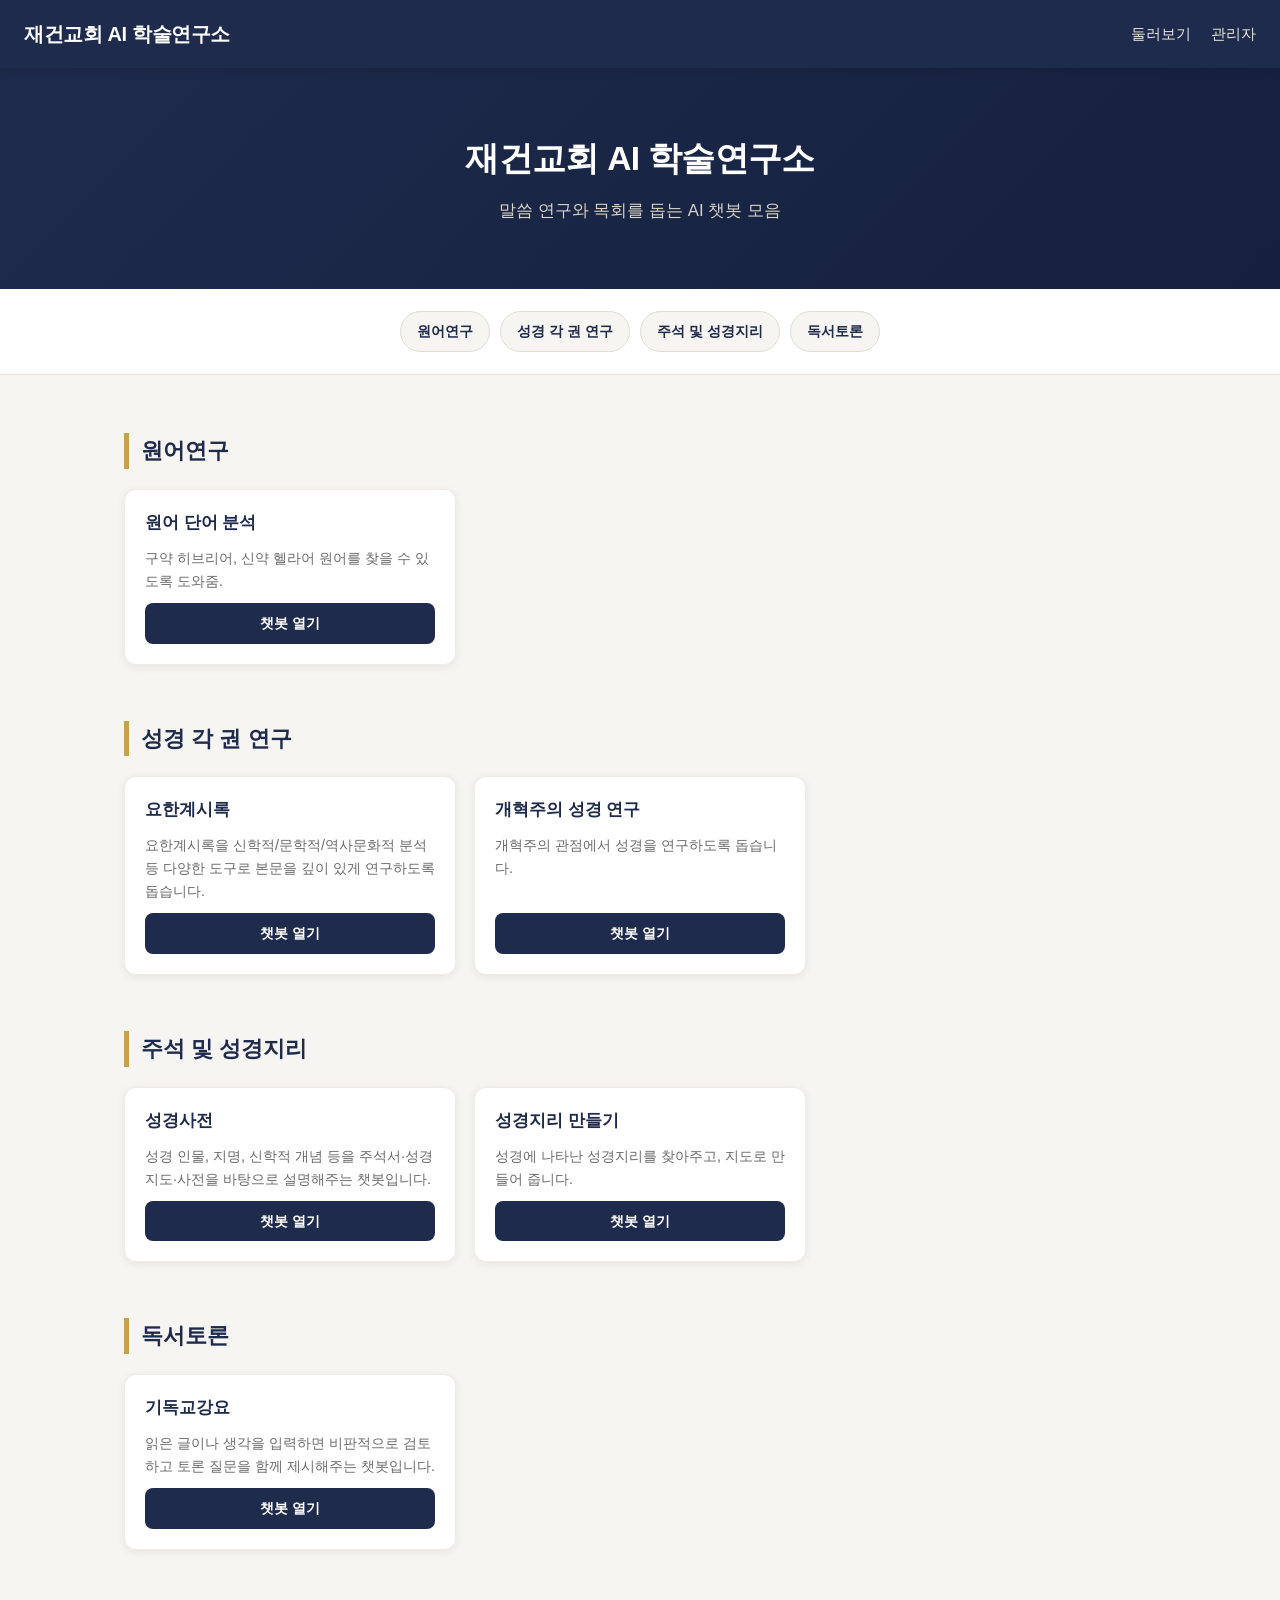
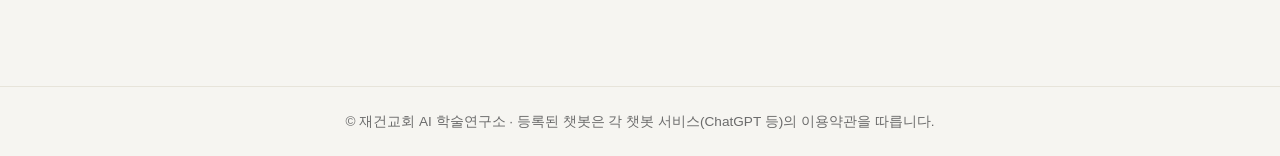
<file: index.html>
<!DOCTYPE html>
<html lang="ko">
<head>
<meta charset="UTF-8" />
<meta name="viewport" content="width=device-width, initial-scale=1.0" />
<title>재건교회 AI 학술연구소</title>
<link rel="stylesheet" href="style.css" />
</head>
<body>
  <header class="site-header">
    <div class="brand" id="brandName">재건교회 AI 학술연구소</div>
    <nav>
      <a href="#categoryNav">둘러보기</a>
      <a href="admin.html">관리자</a>
    </nav>
  </header>

  <section class="hero">
    <h1 id="heroTitle">재건교회 AI 학술연구소</h1>
    <p id="heroTagline">말씀 연구와 목회를 돕는 AI 챗봇 모음</p>
  </section>

  <div class="category-nav" id="categoryNav"></div>

  <main id="categorySections"></main>

  <footer class="site-footer">
    &copy; 재건교회 AI 학술연구소 · 등록된 챗봇은 각 챗봇 서비스(ChatGPT 등)의 이용약관을 따릅니다.
  </footer>

  <script src="data.js"></script>
  <script src="common.js"></script>
  <script src="app.js"></script>
</body>
</html>
</file>
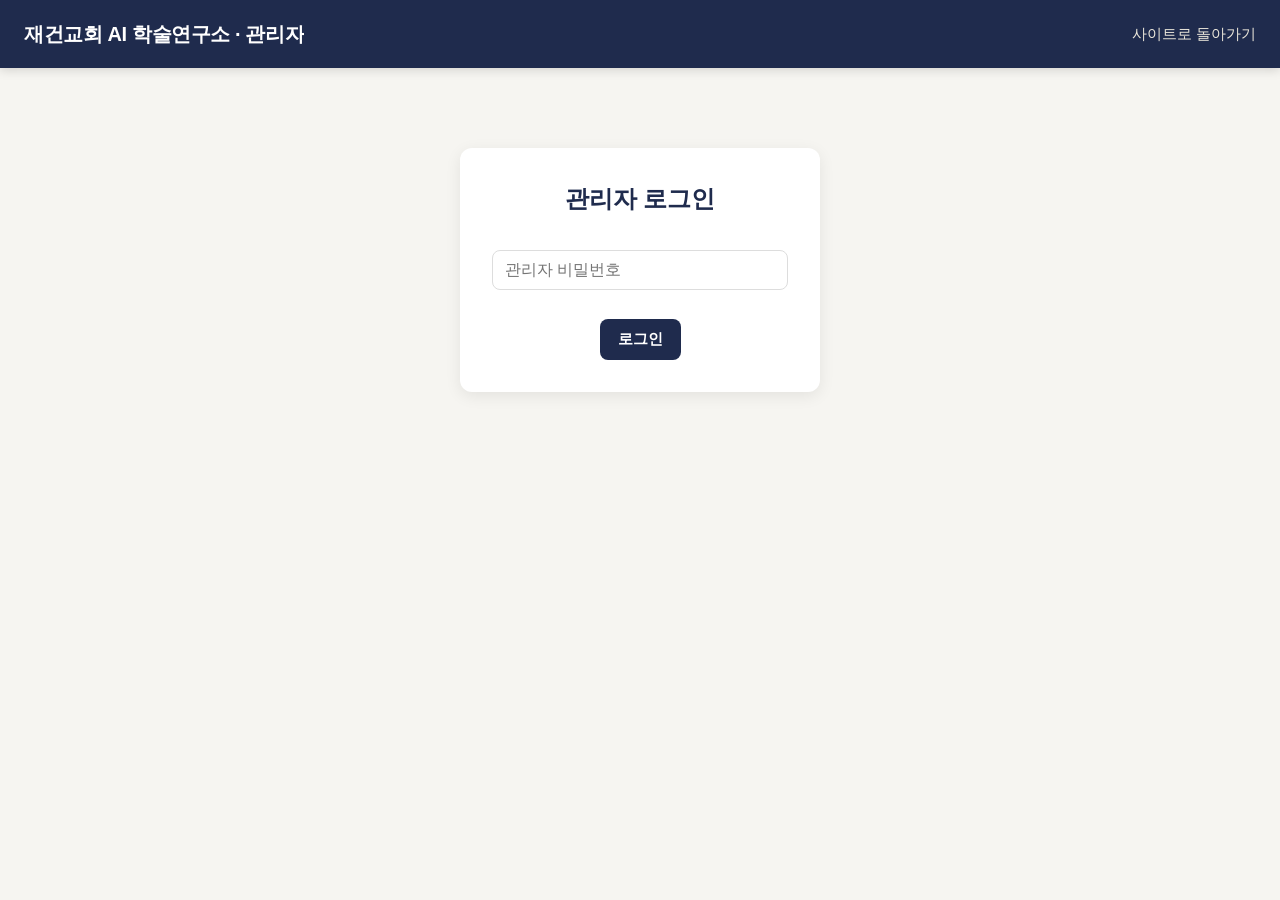
<file: admin.html>
<!DOCTYPE html>
<html lang="ko">
<head>
<meta charset="UTF-8" />
<meta name="viewport" content="width=device-width, initial-scale=1.0" />
<title>관리자 - 재건교회 AI 학술연구소</title>
<link rel="stylesheet" href="style.css" />
</head>
<body>
  <header class="site-header">
    <div class="brand">재건교회 AI 학술연구소 · 관리자</div>
    <nav>
      <a href="index.html">사이트로 돌아가기</a>
      <a href="#" id="logoutLink" style="display:none;">로그아웃</a>
    </nav>
  </header>

  <div id="loginView" class="login-box">
    <h2>관리자 로그인</h2>
    <input type="password" id="pwInput" placeholder="관리자 비밀번호" />
    <div class="error-msg" id="loginError"></div>
    <button id="loginBtn">로그인</button>
  </div>

  <div id="adminView" class="admin-wrap" style="display:none;">
    <div class="save-banner">
      <div>
        <div>
          변경 사항은 저장할 때마다 <strong>GitHub에 자동 반영</strong>됩니다.
          (마지막에 저장한 내용이 공개 사이트에 적용됩니다. 반영까지 1~2분 걸릴 수 있습니다.)
        </div>
        <div id="syncStatus" class="sync-status sync-ok">대기 중</div>
      </div>
      <button class="primary-btn" id="exportBtn">data.js 백업 다운로드</button>
    </div>

    <div class="form-box" id="tokenSetupBox">
      <h3 id="tokenSetupTitle">GitHub 자동 반영 토큰</h3>
      <p style="margin-top:0;color:#6b6b6b;font-size:0.9rem;">
        GitHub Actions를 실행할 토큰입니다. 이 브라우저에만 저장됩니다.
        토큰을 바꿔야 할 때는 아래에 새 토큰을 넣고 다시 저장하면 됩니다.
      </p>
      <div class="form-row">
        <label>GitHub Token (classic: public_repo / fine-grained: Contents Read and write)</label>
        <input type="password" id="dispatchTokenInput" placeholder="ghp_... 또는 github_pat_..." autocomplete="off" />
      </div>
      <button class="primary-btn" id="saveTokenBtn">토큰 저장</button>
      <button id="clearTokenBtn" style="margin-left:8px;">토큰 삭제</button>
      <div id="tokenStatusText" class="sync-status" style="margin-top:10px;"></div>
    </div>

    <div class="admin-toolbar">
      <h2 style="margin:0;">카테고리 관리</h2>
      <button class="primary-btn" id="newCategoryBtn">+ 새 카테고리 추가</button>
    </div>
    <div id="categoryListWrap" style="margin-bottom:36px;"></div>

    <div class="admin-toolbar">
      <h2 style="margin:0;">GPT 챗봇 관리</h2>
      <button class="primary-btn" id="newBtn">+ 새 챗봇 추가</button>
    </div>

    <div class="form-box" id="formBox" style="display:none;">
      <h3 id="formTitle">새 챗봇 추가</h3>
      <input type="hidden" id="editId" />
      <div class="form-row">
        <label>카테고리</label>
        <select id="fieldCategory"></select>
      </div>
      <div class="form-row">
        <label>제목</label>
        <input type="text" id="fieldTitle" placeholder="예: 원어 단어 분석 도우미" />
      </div>
      <div class="form-row">
        <label>설명</label>
        <textarea id="fieldDesc" placeholder="이 챗봇이 무엇을 도와주는지 간단히 설명해 주세요."></textarea>
      </div>
      <div class="form-row">
        <label>챗봇 링크 (ChatGPT GPTs 주소 등)</label>
        <input type="url" id="fieldLink" placeholder="https://chatgpt.com/g/..." />
      </div>
      <div class="form-row">
        <button class="primary-btn" id="saveEntryBtn">저장</button>
        <button id="cancelEntryBtn" style="margin-left:8px;">취소</button>
      </div>
    </div>

    <div id="listWrap"></div>
  </div>

  <script src="data.js"></script>
  <script src="common.js"></script>
  <script src="admin.js"></script>
</body>
</html>
</file>
<file: style.css>
:root {
  --navy: #1f2b4d;
  --navy-dark: #14203d;
  --gold: #c8a24a;
  --bg: #f6f5f1;
  --card-bg: #ffffff;
  --text: #2a2a2a;
  --muted: #6b6b6b;
  --radius: 12px;
}

* { box-sizing: border-box; }

body {
  margin: 0;
  font-family: "Pretendard", "Apple SD Gothic Neo", "Malgun Gothic", sans-serif;
  background: var(--bg);
  color: var(--text);
  line-height: 1.6;
}

header.site-header {
  background: var(--navy);
  color: #fff;
  padding: 18px 24px;
  display: flex;
  align-items: center;
  justify-content: space-between;
  gap: 10px;
  position: sticky;
  top: 0;
  z-index: 20;
  box-shadow: 0 2px 10px rgba(0,0,0,0.15);
}

.site-header .brand {
  font-size: clamp(0.85rem, 4.2vw, 1.25rem);
  font-weight: 700;
  letter-spacing: -0.02em;
  white-space: nowrap;
  overflow: hidden;
  text-overflow: ellipsis;
  min-width: 0;
}

.site-header nav {
  display: flex;
  flex-shrink: 0;
  white-space: nowrap;
}

.site-header nav a {
  color: #eae6da;
  text-decoration: none;
  margin-left: clamp(10px, 3vw, 20px);
  font-size: clamp(0.75rem, 3vw, 0.95rem);
  white-space: nowrap;
}

.site-header nav a:hover { color: var(--gold); }

.hero {
  background: linear-gradient(135deg, var(--navy) 0%, var(--navy-dark) 100%);
  color: #fff;
  padding: 64px 24px;
  text-align: center;
}

.hero h1 {
  font-size: clamp(1.25rem, 6.5vw, 2.1rem);
  margin: 0 0 12px;
  letter-spacing: -0.02em;
  white-space: nowrap;
}

.hero p {
  color: #d8d3c4;
  font-size: clamp(0.8rem, 3.2vw, 1.05rem);
  margin: 0;
  white-space: nowrap;
}

.category-nav {
  display: flex;
  flex-wrap: wrap;
  gap: 10px;
  justify-content: center;
  padding: 22px 24px;
  background: #fff;
  border-bottom: 1px solid #e7e4da;
  position: sticky;
  top: 64px;
  z-index: 10;
}

.category-nav a {
  padding: 8px 16px;
  border-radius: 999px;
  background: var(--bg);
  color: var(--navy);
  text-decoration: none;
  font-size: clamp(0.78rem, 3vw, 0.9rem);
  font-weight: 600;
  border: 1px solid #e0ddd0;
  white-space: nowrap;
}

.category-nav a:hover {
  background: var(--gold);
  color: #fff;
  border-color: var(--gold);
}

main {
  max-width: 1080px;
  margin: 0 auto;
  padding: 40px 24px 80px;
}

section.category-section {
  margin-bottom: 56px;
  scroll-margin-top: 130px;
}

section.category-section h2 {
  font-size: clamp(1.05rem, 4.5vw, 1.4rem);
  border-left: 5px solid var(--gold);
  padding-left: 12px;
  margin-bottom: 20px;
  color: var(--navy);
  white-space: nowrap;
}

.card-grid {
  display: grid;
  grid-template-columns: repeat(auto-fill, minmax(260px, 1fr));
  gap: 18px;
}

.card {
  background: var(--card-bg);
  border-radius: var(--radius);
  padding: 20px;
  box-shadow: 0 2px 8px rgba(20, 32, 61, 0.08);
  display: flex;
  flex-direction: column;
  gap: 10px;
  border: 1px solid #eeece3;
}

.card h3 {
  margin: 0;
  font-size: clamp(0.92rem, 4vw, 1.05rem);
  color: var(--navy);
  white-space: nowrap;
  overflow: hidden;
  text-overflow: ellipsis;
}

.card p {
  margin: 0;
  font-size: 0.9rem;
  color: var(--muted);
  flex-grow: 1;
}

.card a.open-btn {
  display: inline-block;
  text-align: center;
  background: var(--navy);
  color: #fff;
  text-decoration: none;
  padding: 9px 14px;
  border-radius: 8px;
  font-size: 0.88rem;
  font-weight: 600;
}

.card a.open-btn:hover { background: var(--gold); }

.empty-msg {
  color: var(--muted);
  font-size: 0.92rem;
  padding: 16px 0;
}

footer.site-footer {
  text-align: center;
  padding: 24px;
  color: var(--muted);
  font-size: 0.85rem;
  border-top: 1px solid #e7e4da;
}

/* Admin page */
.admin-wrap {
  max-width: 880px;
  margin: 0 auto;
  padding: 40px 24px 80px;
}

.login-box {
  max-width: 360px;
  margin: 80px auto;
  background: #fff;
  padding: 32px;
  border-radius: var(--radius);
  box-shadow: 0 4px 16px rgba(0,0,0,0.08);
  text-align: center;
}

.login-box h2 { margin-top: 0; color: var(--navy); }

.login-box input {
  width: 100%;
  padding: 10px 12px;
  border-radius: 8px;
  border: 1px solid #ddd;
  margin: 12px 0;
  font-size: 1rem;
}

.login-box button, .primary-btn {
  background: var(--navy);
  color: #fff;
  border: none;
  padding: 10px 18px;
  border-radius: 8px;
  cursor: pointer;
  font-size: 0.95rem;
  font-weight: 600;
}

.login-box button:hover, .primary-btn:hover { background: var(--gold); }

.error-msg { color: #c0392b; font-size: 0.88rem; min-height: 1.2em; }

.admin-toolbar {
  display: flex;
  justify-content: space-between;
  align-items: center;
  margin-bottom: 24px;
  flex-wrap: wrap;
  gap: 10px;
}

.form-box {
  background: #fff;
  border-radius: var(--radius);
  padding: 22px;
  box-shadow: 0 2px 8px rgba(20,32,61,0.08);
  margin-bottom: 30px;
}

.form-box h3 { margin-top: 0; color: var(--navy); }

.form-row { margin-bottom: 14px; }

.form-row label {
  display: block;
  font-size: 0.88rem;
  font-weight: 600;
  margin-bottom: 6px;
  color: var(--navy);
}

.form-row input, .form-row select, .form-row textarea {
  width: 100%;
  padding: 9px 12px;
  border-radius: 8px;
  border: 1px solid #ddd;
  font-size: 0.95rem;
  font-family: inherit;
}

.form-row textarea { resize: vertical; min-height: 60px; }

.admin-list-item {
  background: #fff;
  border-radius: var(--radius);
  padding: 16px 20px;
  margin-bottom: 12px;
  display: flex;
  justify-content: space-between;
  align-items: center;
  gap: 16px;
  box-shadow: 0 1px 4px rgba(0,0,0,0.06);
}

.admin-list-item .info h4 { margin: 0 0 4px; color: var(--navy); }
.admin-list-item .info p { margin: 0; font-size: 0.85rem; color: var(--muted); }
.admin-list-item .info .tag {
  display: inline-block;
  background: var(--bg);
  border-radius: 999px;
  padding: 2px 10px;
  font-size: 0.75rem;
  color: var(--navy);
  margin-bottom: 6px;
}

.admin-list-item .actions button {
  margin-left: 6px;
  border: none;
  padding: 7px 12px;
  border-radius: 6px;
  cursor: pointer;
  font-size: 0.85rem;
}

.admin-list-item .actions .edit-btn { background: #eaf0ff; color: #1f4fd1; }
.admin-list-item .actions .del-btn { background: #ffeaea; color: #c0392b; }

.save-banner {
  background: #fff7e6;
  border: 1px solid var(--gold);
  border-radius: 10px;
  padding: 14px 18px;
  margin-bottom: 24px;
  font-size: 0.9rem;
  display: flex;
  justify-content: space-between;
  align-items: center;
  gap: 10px;
  flex-wrap: wrap;
}

.save-banner button { white-space: nowrap; }

.sync-status {
  margin-top: 8px;
  font-size: 0.85rem;
  font-weight: 600;
}

.sync-ok { color: #1f6b3a; }
.sync-loading, .sync-syncing { color: #1f4fd1; }
.sync-warn { color: #9a6b00; }
.sync-error { color: #c0392b; }

.category-admin-item {
  background: #fff;
  border-radius: 10px;
  padding: 12px 16px;
  margin-bottom: 10px;
  display: flex;
  align-items: center;
  gap: 10px;
  box-shadow: 0 1px 4px rgba(0,0,0,0.06);
}

.category-admin-item input {
  flex: 1;
  padding: 8px 10px;
  border-radius: 6px;
  border: 1px solid #ddd;
  font-size: 0.92rem;
}

.category-admin-item .count {
  font-size: 0.8rem;
  color: var(--muted);
  white-space: nowrap;
}

.category-admin-item button {
  border: none;
  padding: 7px 12px;
  border-radius: 6px;
  cursor: pointer;
  font-size: 0.85rem;
  white-space: nowrap;
}

.category-admin-item .rename-btn { background: #eaf0ff; color: #1f4fd1; }
.category-admin-item .del-cat-btn { background: #ffeaea; color: #c0392b; }
</file>
